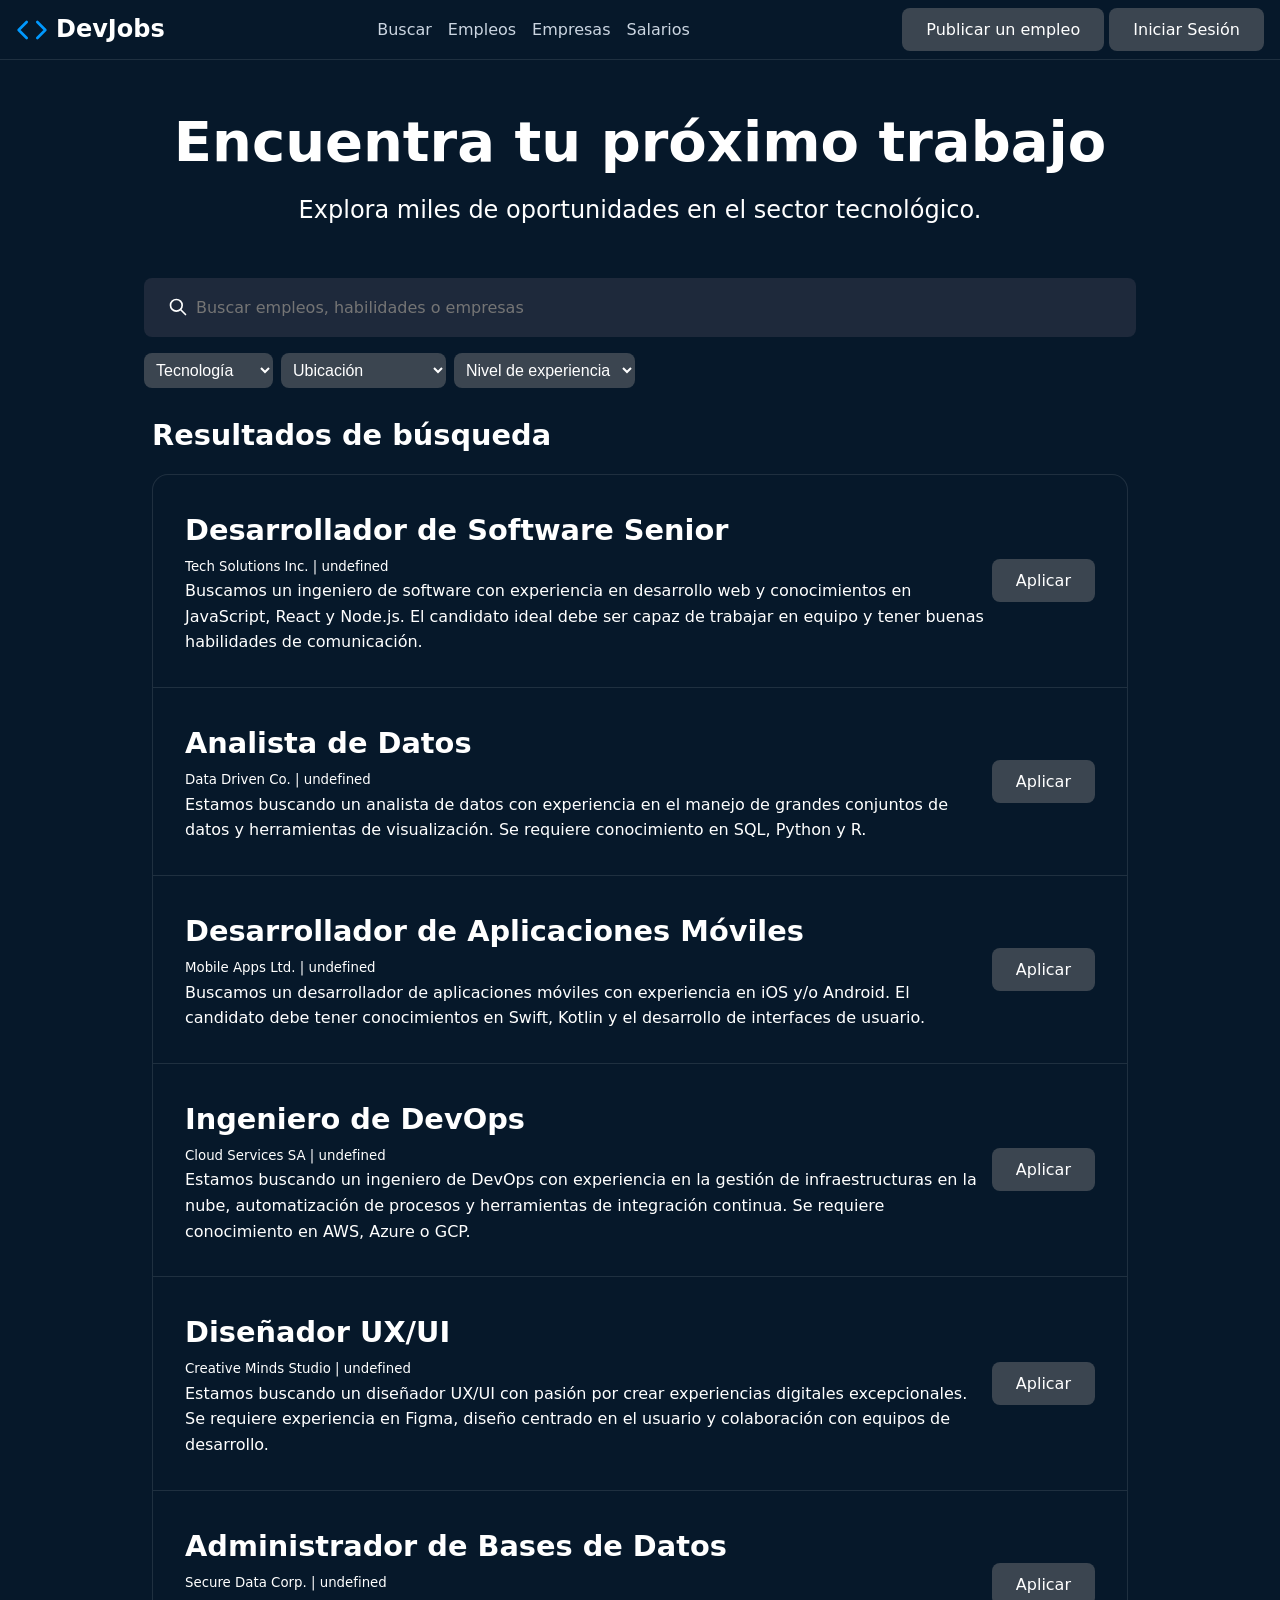
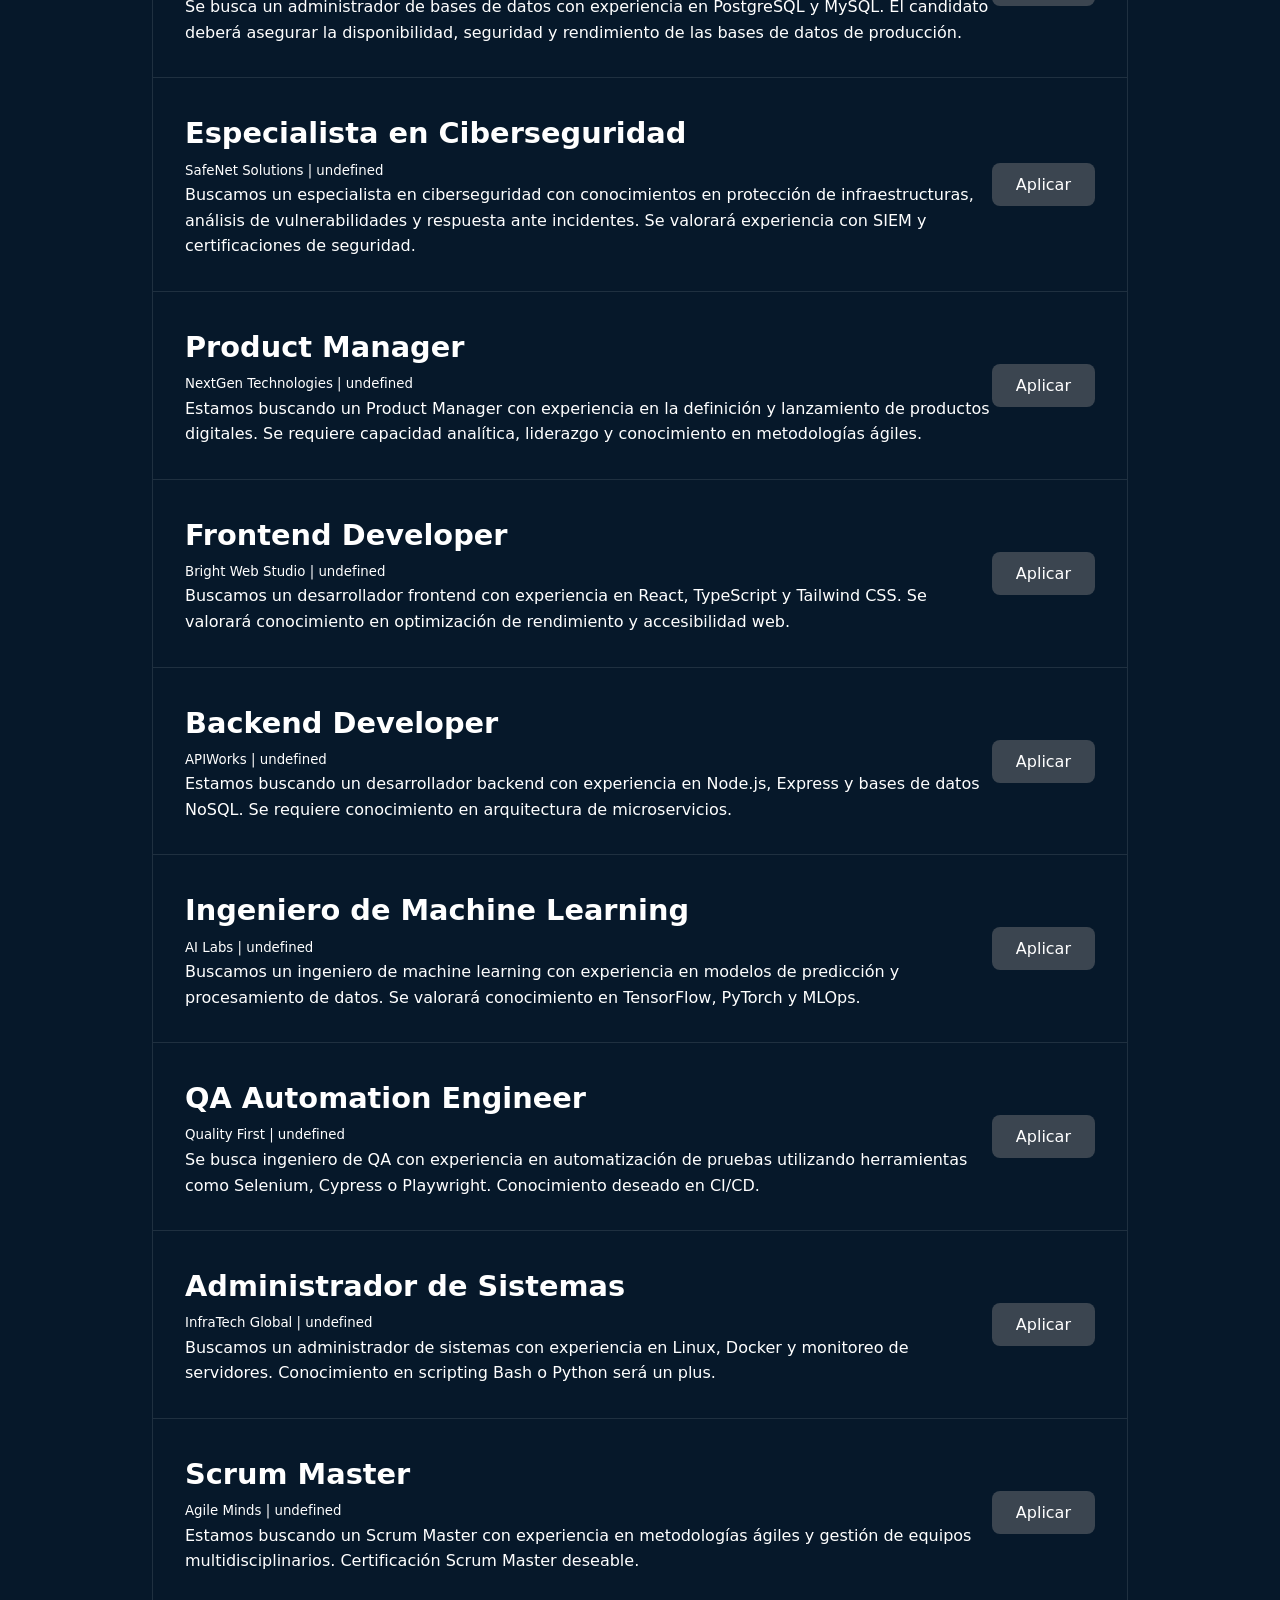
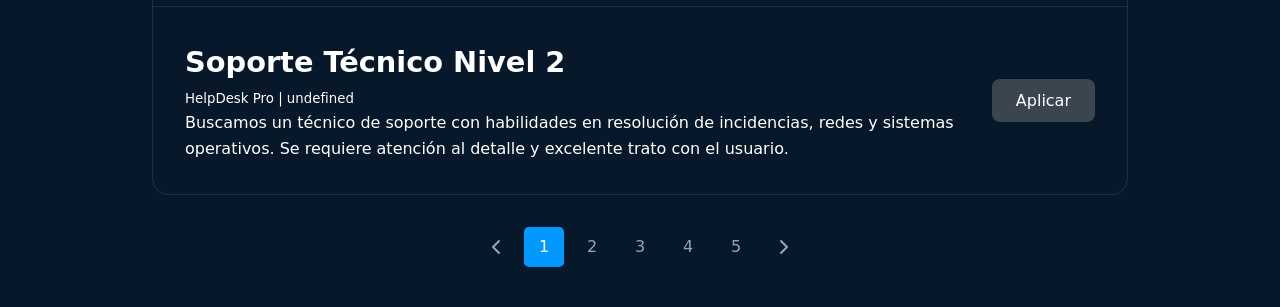
<file: empleos/empleos.html>
<!DOCTYPE html>
<html lang="es">
<head>
    <meta charset="UTF-8">
    <meta name="viewport" content="width=device-width, initial-scale=1.0">
    <link rel="stylesheet" href="./empleos.css">
    <script src="./empleos.js" defer></script>
    <link rel="icon" href="">
    <title>Dev Jobs - Empleos</title>
</head>
<body>
    <header>
        <h1>
            <svg fill="none" stroke="currentColor" stroke-linecap="round" stroke-linejoin="round" stroke-width="2"
                viewBox="0 0 24 24" xmlns="http://www.w3.org/2000/svg">
                <polyline points="16 18 22 12 16 6"></polyline>
                <polyline points="8 6 2 12 8 18"></polyline>
            </svg>
            DevJobs
        </h1>
        <nav>
                <a href="">Buscar</a>
                <a href="./empleos/empleos.html">Empleos</a>
                <a href="">Empresas</a>
                <a href="">Salarios</a>
        </nav>
        <div>
            <button>
                Publicar un empleo
            </button>
            <button>
                Iniciar Sesión
            </button>
        </div>
    </header>
    <main>
        <section>
            <h1>Encuentra tu próximo trabajo</h1>
            <p>Explora miles de oportunidades en el sector tecnológico.</p>
                <div class="formSearch">
                <form role="search">
                    <svg xmlns="http://www.w3.org/2000/svg" width="20" height="20" viewBox="0 0 24 24" fill="none" stroke="currentColor" stroke-width="2" stroke-linecap="round" stroke-linejoin="round" class="icon icon-tabler icons-tabler-outline icon-tabler-search"><path stroke="none" d="M0 0h24v24H0z" fill="none"/><path d="M3 10a7 7 0 1 0 14 0a7 7 0 1 0 -14 0" /><path d="M21 21l-6 -6" /></svg>
                    <input required type="text" placeholder="Buscar empleos, habilidades o empresas">
                </div>
                <div class="search-filters">
                    <select name="technology" id="filter-technology">
                    <option value="">Tecnología</option>
                        <optgroup label="Tecnologías populares">
                <option value="javascript">JavaScript</option>
                <option value="python">Python</option>
                <option value="react">React</option>
                <option value="nodejs">Node.js</option>
                        </optgroup>
                    <option value="java">Java</option>
            <option value="csharp">C#</option>
            <option value="c">C</option>
            <option value="c++">C++</option>
            <option value="ruby">Ruby</option>
            <option value="php">PHP</option>
            </select>
            <select name="location" id="filter-location">
            <option value="">Ubicación</option>
            <option value="remoto">Remoto</option>
            <option value="cdmx">Ciudad de México</option>
            <option value="guadalajara">Guadalajara</option>
            <option value="monterrey">Monterrey</option>
            <option value="barcelona">Barcelona</option>
            </select>

            <select name="experience-level" id="filter-experience-level">
            <option value="">Nivel de experiencia</option>
            <option value="junior">Junior</option>
            <option value="mid">Mid-level</option>
            <option value="senior">Senior</option>
            <option value="lead">Lead</option>
            </select>
        </div>
        </form>
        <span id="filter-selected-value"></span>
        </section>
        <section class="tarjetasResultado">
          <h3>Resultados de búsqueda</h3>
          <div class="job-listing">  
            <!-- <article data-modalidad="remoto" data-experiencia="mid" data-tech="js" class="article-job">
                <div>
                    <h4>Ingeniero de software</h4>
                    <p>Tech Solutions INC Remoto</p>
                    <p>Buscamos un ingeniero de software con experiencia en desarrollo web y conocimientos en JavaScript, React, Node.js. El candidato ideal debe ser capaz de trabajar en equipo y tener buenas habilidades de comunicación.</p>
                </div>
            <button class="button-apply-job">Aplicar</button>
            </article>
            <article data-modalidad="cdmx" data-experiencia="junior" data-tech="python" class="article-job">
                <div>
                <h4>Analista de Datos</h4>
                <p>Data Driven Co. Ciudad de México</p>
                <p>Estamos buscando un analista de datos con experiencia en el manejo de grandes conjuntos de datos y herramientas de visualización. Se requiere conocimiento en SQL, Python y R.</p>
            </div>
            <button class="button-apply-job">Aplicar</button>
            </article>
            <article data-modalidad="guadalajara" data-experiencia="senior" data-tech="react" class="article-job">
                <div>
                <h4>Desarrollador de aplicaciones moviles</h4>
                <p>Mobile Apps Ltd. Guadalajara</p>
                <p>Buscamos un Desarrollador de aplicaciones moviles con experiencia en iOS y/o Android. El candidato debe tener conocimientos en Swift, Kotlin y el desarrollo de interfaces de usuario.</p>
            </div>
            <button class="button-apply-job">Aplicar</button>
            </article>
            <article data-modalidad="remoto" data-experiencia="lead" data-tech="php" class="article-job">
                <div>
                <h4>Ingeniero DevOps</h4>
                <p>Cloud Service SA Remoto</p>
                <p>Estamos buscando un ingeniero de DevOps con experiencia en la gestión de infraestructura en la nube, automatización de procesos y herramientas de integración continua. Se requiere conocimiento en AWS, Azure o GCP.</p>
            </div>
            <button class="button-apply-job">Aplicar</button>
            </article> -->
            </div>
            <nav class="paginacion">
                <a href=""><svg xmlns="http://www.w3.org/2000/svg" width="24" height="24" viewBox="0 0 24 24" fill="none" stroke="currentColor" stroke-width="2" stroke-linecap="round" stroke-linejoin="round" class="icon icon-tabler icons-tabler-outline icon-tabler-chevron-left"><path stroke="none" d="M0 0h24v24H0z" fill="none"/><path d="M15 6l-6 6l6 6" /></svg></a>
                <a class="is-active" href="">1</a>
                <a href="">2</a>
                <a href="">3</a>
                <a href="">4</a>
                <a href="">5</a>
                <a href=""><svg xmlns="http://www.w3.org/2000/svg" width="24" height="24" viewBox="0 0 24 24" fill="none" stroke="currentColor" stroke-width="2" stroke-linecap="round" stroke-linejoin="round" class="icon icon-tabler icons-tabler-outline icon-tabler-chevron-right"><path stroke="none" d="M0 0h24v24H0z" fill="none"/><path d="M9 6l6 6l-6 6" /></svg></a>
            </nav>
        </section>
    </main>
</body>
</file>
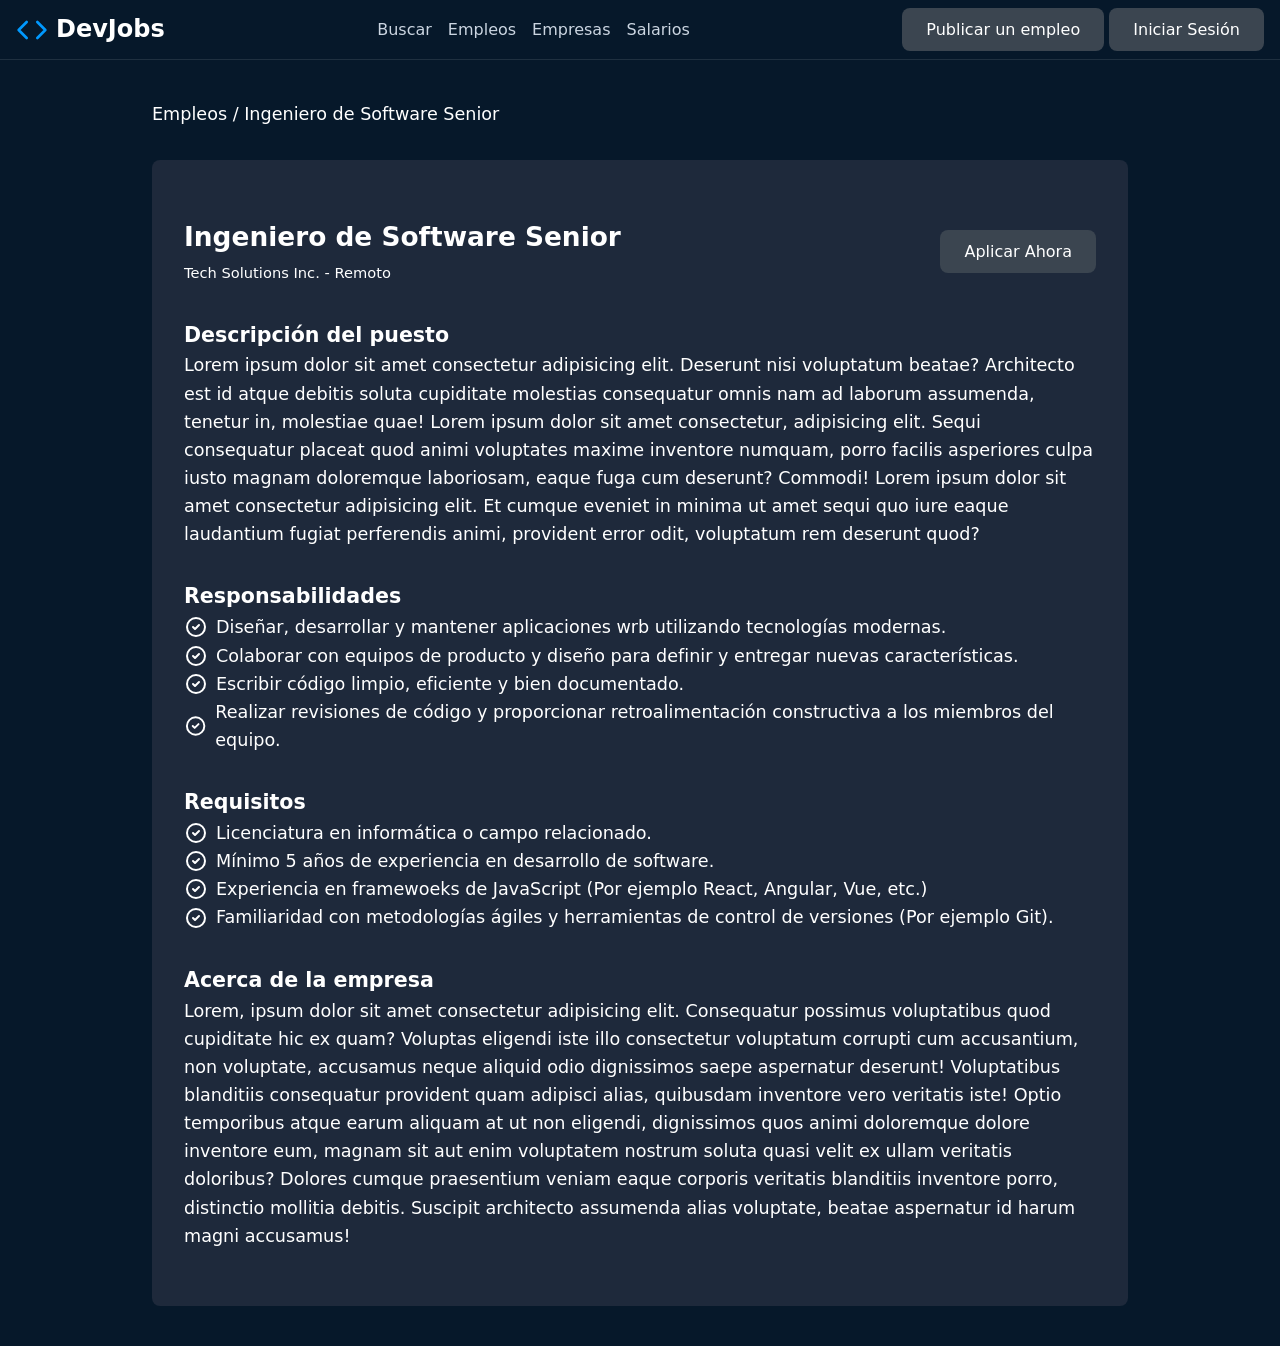
<file: ing software/ingsoftware.html>
<!DOCTYPE html>
<html lang="es">
<head>
    <meta charset="UTF-8">
    <meta name="viewport" content="width=device-width, initial-scale=1.0">
    <link rel="stylesheet" href="./ingsoftware.css">
    <script src="./ingsoftware.js" defer></script>
    <link rel="icon" href="">
    <title>Dev Jobs - Empleos</title>
</head>
<body>
    <header>
        <h1>
            <svg fill="none" stroke="currentColor" stroke-linecap="round" stroke-linejoin="round" stroke-width="2"
                viewBox="0 0 24 24" xmlns="http://www.w3.org/2000/svg">
                <polyline points="16 18 22 12 16 6"></polyline>
                <polyline points="8 6 2 12 8 18"></polyline>
            </svg>
            DevJobs
        </h1>
        <nav>
                <a href="">Buscar</a>
                <a href="./empleos/empleos.html">Empleos</a>
                <a href="">Empresas</a>
                <a href="">Salarios</a>
        </nav>
        <div>
            <button>
                Publicar un empleo
            </button>
            <button>
                Iniciar Sesión
            </button>
        </div>
    </header>
    <main>
        <p>Empleos / Ingeniero de Software Senior</p>
        <section>
            <article class="job-title">
                <div>
                    <h2>Ingeniero de Software Senior</h2>
                    <small>Tech Solutions Inc. - Remoto</small>
                </div>
                <div>
                    <button class="button-apply-job">Aplicar Ahora</button>
                </div>
            </article>
            <article>
                <h3>Descripción del puesto</h3>
                <p>Lorem ipsum dolor sit amet consectetur adipisicing elit. Deserunt nisi voluptatum beatae? Architecto est id atque debitis soluta cupiditate molestias consequatur omnis nam ad laborum assumenda, tenetur in, molestiae quae! Lorem ipsum dolor sit amet consectetur, adipisicing elit. Sequi consequatur placeat quod animi voluptates maxime inventore numquam, porro facilis asperiores culpa iusto magnam doloremque laboriosam, eaque fuga cum deserunt? Commodi! Lorem ipsum dolor sit amet consectetur adipisicing elit. Et cumque eveniet in minima ut amet sequi quo iure eaque laudantium fugiat perferendis animi, provident error odit, voluptatum rem deserunt quod?</p>
            </article>
            <article class="job-row">
                <h3>Responsabilidades</h3>
                <div>
                    <svg xmlns="http://www.w3.org/2000/svg" width="24" height="24" viewBox="0 0 24 24" fill="none" stroke="currentColor" stroke-width="2" stroke-linecap="round" stroke-linejoin="round" class="icon icon-tabler icons-tabler-outline icon-tabler-circle-check"><path stroke="none" d="M0 0h24v24H0z" fill="none"/><path d="M3 12a9 9 0 1 0 18 0a9 9 0 1 0 -18 0" /><path d="M9 12l2 2l4 -4" /></svg>
                    <p>Diseñar, desarrollar y mantener aplicaciones wrb utilizando tecnologías modernas.</p>
                </div>
                <div>
                    <svg xmlns="http://www.w3.org/2000/svg" width="24" height="24" viewBox="0 0 24 24" fill="none" stroke="currentColor" stroke-width="2" stroke-linecap="round" stroke-linejoin="round" class="icon icon-tabler icons-tabler-outline icon-tabler-circle-check"><path stroke="none" d="M0 0h24v24H0z" fill="none"/><path d="M3 12a9 9 0 1 0 18 0a9 9 0 1 0 -18 0" /><path d="M9 12l2 2l4 -4" /></svg>
                    <p>Colaborar con equipos de producto y diseño   para definir y entregar nuevas características.</p>
                </div>
                <div>
                    <svg xmlns="http://www.w3.org/2000/svg" width="24" height="24" viewBox="0 0 24 24" fill="none" stroke="currentColor" stroke-width="2" stroke-linecap="round" stroke-linejoin="round" class="icon icon-tabler icons-tabler-outline icon-tabler-circle-check"><path stroke="none" d="M0 0h24v24H0z" fill="none"/><path d="M3 12a9 9 0 1 0 18 0a9 9 0 1 0 -18 0" /><path d="M9 12l2 2l4 -4" /></svg>
                    <p>Escribir código limpio, eficiente y bien documentado.</p>
                </div>
                <div>
                    <svg xmlns="http://www.w3.org/2000/svg" width="24" height="24" viewBox="0 0 24 24" fill="none" stroke="currentColor" stroke-width="2" stroke-linecap="round" stroke-linejoin="round" class="icon icon-tabler icons-tabler-outline icon-tabler-circle-check"><path stroke="none" d="M0 0h24v24H0z" fill="none"/><path d="M3 12a9 9 0 1 0 18 0a9 9 0 1 0 -18 0" /><path d="M9 12l2 2l4 -4" /></svg>
                    <p>Realizar revisiones de código y proporcionar retroalimentación constructiva a los miembros del equipo.</p>
                </div>
            </article>
            <article class="job-row">
                <h3>Requisitos</h3>
                <div>
                    <svg xmlns="http://www.w3.org/2000/svg" width="24" height="24" viewBox="0 0 24 24" fill="none" stroke="currentColor" stroke-width="2" stroke-linecap="round" stroke-linejoin="round" class="icon icon-tabler icons-tabler-outline icon-tabler-circle-check"><path stroke="none" d="M0 0h24v24H0z" fill="none"/><path d="M3 12a9 9 0 1 0 18 0a9 9 0 1 0 -18 0" /><path d="M9 12l2 2l4 -4" /></svg>
                    <p>Licenciatura en informática o campo relacionado.</p>
                </div>
                <div>
                    <svg xmlns="http://www.w3.org/2000/svg" width="24" height="24" viewBox="0 0 24 24" fill="none" stroke="currentColor" stroke-width="2" stroke-linecap="round" stroke-linejoin="round" class="icon icon-tabler icons-tabler-outline icon-tabler-circle-check"><path stroke="none" d="M0 0h24v24H0z" fill="none"/><path d="M3 12a9 9 0 1 0 18 0a9 9 0 1 0 -18 0" /><path d="M9 12l2 2l4 -4" /></svg>
                    <p>Mínimo 5 años de experiencia en desarrollo de software.</p>
                </div>
                <div>
                    <svg xmlns="http://www.w3.org/2000/svg" width="24" height="24" viewBox="0 0 24 24" fill="none" stroke="currentColor" stroke-width="2" stroke-linecap="round" stroke-linejoin="round" class="icon icon-tabler icons-tabler-outline icon-tabler-circle-check"><path stroke="none" d="M0 0h24v24H0z" fill="none"/><path d="M3 12a9 9 0 1 0 18 0a9 9 0 1 0 -18 0" /><path d="M9 12l2 2l4 -4" /></svg>
                    <p>Experiencia en framewoeks de JavaScript (Por ejemplo React, Angular, Vue, etc.)</p>
                </div>
                <div>
                    <svg xmlns="http://www.w3.org/2000/svg" width="24" height="24" viewBox="0 0 24 24" fill="none" stroke="currentColor" stroke-width="2" stroke-linecap="round" stroke-linejoin="round" class="icon icon-tabler icons-tabler-outline icon-tabler-circle-check"><path stroke="none" d="M0 0h24v24H0z" fill="none"/><path d="M3 12a9 9 0 1 0 18 0a9 9 0 1 0 -18 0" /><path d="M9 12l2 2l4 -4" /></svg>
                    <p>Familiaridad con metodologías ágiles y herramientas de control de versiones (Por ejemplo Git).   </p>
                </div>
            </article>
            <article>
                <h3>Acerca de la empresa</h3>
                <p>Lorem, ipsum dolor sit amet consectetur adipisicing elit. Consequatur possimus voluptatibus quod cupiditate hic ex quam? Voluptas eligendi iste illo consectetur voluptatum corrupti cum accusantium, non voluptate, accusamus neque aliquid odio dignissimos saepe aspernatur deserunt! Voluptatibus blanditiis consequatur provident quam adipisci alias, quibusdam inventore vero veritatis iste! Optio temporibus atque earum aliquam at ut non eligendi, dignissimos quos animi doloremque dolore inventore eum, magnam sit aut enim voluptatem nostrum soluta quasi velit ex ullam veritatis doloribus? Dolores cumque praesentium veniam eaque corporis veritatis blanditiis inventore porro, distinctio mollitia debitis. Suscipit architecto assumenda alias voluptate, beatae aspernatur id harum magni accusamus!</p>
            </article>
        </section>
    </main>
    <footer></footer>
</body>
</file>
<file: empleos/empleos.css>
* {
    margin: 0;
    padding: 0;
    box-sizing: border-box;
}

:root {
    --primary: #3b4550;
    --primary-dark: #0a3d66;
    --primary-hover: #0d5ba8;
    --primary-light: #09f;
    --background: #06182a;
    --text-primary: #ffffff;
    --text-secondary: #cbd5e1;
    --text-muted: #94a3b8;
    --border: rgba(255, 255, 255, 0.1);
    --card-bg: #1e293b;
    --shadow: rgba(0, 0, 0, 0.3);
    --input-bg: #1e293b;
    --hsla-example: hsla(210, 100%, 56%, 1);
}

@font-face {
    font-family: 'Inter Variable';
    font-style: normal;
    font-display: swap;
    font-weight: 100 900;
    src: url(https://cdn.jsdelivr.net/fontsource/fonts/inter:vf@latest/latin-wght-normal.woff2) format('woff2-variations');
    unicode-range: U+0000-00FF,U+0131,U+0152-0153,U+02BB-02BC,U+02C6,U+02DA,U+02DC,U+0304,U+0308,U+0329,U+2000-206F,U+20AC,U+2122,U+2191,U+2193,U+2212,U+2215,U+FEFF,U+FFFD;
}

body {
    font-family: system-ui;
    background-color: var(--background);
    color: var(--text-primary);
    min-height: 100vh;
    display: flex;
    flex-direction: column;
    line-height: 1.6;
}

/* Títulos principales */
h1 {
    font-size: 1.5rem;
    line-height: 1.2;
    text-wrap: balance;
    display: flex;
    align-items: center;
    gap: 0.5rem;

    svg {
    width: 2rem;
    height: 2rem;
    color: var(--primary-light);
    }
}

h1 + p {
    text-wrap: balance;
    margin-bottom: 2rem;
}

/* Header */
header {
    border-bottom: 1px solid var(--border);
    background: var(--background);
    padding: .5rem 1rem;
    display: flex;
    align-items: center;
    justify-content: space-between;
    gap: 2rem;

    h2 {
    font-size: 1.25rem;
    font-weight: 700;
    color: var(--text-primary);
    }
}

/* Navegación del header a otras páginas */
nav {
    align-items: center;
    gap: 1rem;
    display: flex;

    a {
    text-decoration: none;
    color: var(--text-secondary);
    transition: color 0.2s;
    font-weight: 500;

    &:hover, &:focus {
        color: var(--primary);
        outline: none;
    }
    }
}

/* Botones del Header */
header div a {
    padding: 0.5rem 1rem;
    border-radius: 0.5rem;
    background-color: #334155;
    color: var(--text-primary);
    display: inline-block;
    font-size: 0.875rem;
    font-weight: 700;
    text-decoration: none;
  /* TODO */
}

button {
    padding: 0.75rem 1.5rem;
    border-radius: 0.5rem;
    background-color: var(--primary);
    color: white;
    font-weight: 400;
    border: none;
    cursor: pointer;
    transition: all 0.2s;
    font-family: inherit;
    font-size: 1rem;
    white-space: nowrap;

        &:hover, /* pseudo-clase que significa que el ratón está encima */
        &:focus { /* pseudo-clase que significa que el elemento tiene el foco */
    background-color: var(--primary-hover);
    outline: 2px solid white;
    outline-offset: 2px;
    }

    &:active { 
    transform: scale(0.90)
    }

    &:disabled {
    opacity: .5;
    pointer-events: none;
    } 
}

main > section:nth-child(1){
    display: flex;
    flex-direction: column;
    align-items: center;
    margin-top: 3rem;
    gap: 1rem;
    h1{ 
        font-size: 3.5rem;
        font-weight: 600;
    }
    p{
        font-size: 1.5rem;
        font-weight: 200;
    }
}



form {
    max-width: 62rem;
    display: flex;
    align-items: center;
    width: 100%;
    margin: 0 auto;
    padding-inline: 1rem;
    background-color: var(--input-bg);
}

.formSearch {
    display: flex;
    align-items: center;
    background-color: var(--input-bg);
    max-width: 62rem;
    width: 100%;
    border-radius: 0.5rem;
    padding: 0.5rem;
    gap: 0.5rem;
}

form input[type="text"] {
    flex: 1;
    background: var(--input-bg);
    border: var(--text-muted);
    outline: none;
    padding: 0.75rem 0.5rem;
    font-size: 1rem;
    font-family: inherit; 
}

.search-filters{
    display: flex;
    max-width: 62rem;
    width: 100%;
    align-self: center;
    gap: .5rem;

    select{
        background-color: var(--primary);
        color: var(--text-primary);
        padding: .5rem;
        border-radius: .5rem;
        border: none;
        font-size: 1rem;
    }
}

main > section:nth-child(2){
    max-width: 62rem;
    width: 100%;
    display: flex;
    flex-direction: column;
    margin: 0 auto;
    padding: .5rem;

    h3{
        font-size: 1.8rem;
    }
}

article{
    padding: 1rem;
    border: 1px solid var(--border);
    display: flex;
    flex-direction: row;
    padding: 2rem;
    align-items: center;
    border-bottom: none;
}

.tarjetasResultado > article{
    border-bottom: none;

    button{
        height: 3rem;
    }

    div{
        display: flex;
        flex-direction: column;
        gap: .5rem;
    }
}

.job-listing > article:first-of-type{
        margin-top: 1rem;
        border-radius: 1rem 1rem 0 0;
}

.job-listing > article:last-of-type{
    border: 1px solid var(--border);
    border-radius: 0 0 1rem 1rem;
}

.is-applied{
    background-color: var(--text-muted);
    pointer-events: none;
}

.paginacion{
    display: flex;
    justify-content: center;
    gap: .5rem;
    margin-block: 2rem;

    a {
        display: flex;
        align-items: center;
        justify-content: center;
        width: 2.5rem;
        height: 2.5rem;
        text-decoration: none;
        color: var(--text-muted);
        border-radius: .3rem;
        transition: all .3s;

        &:hover {
            background-color: var(--text-primary);
        }

        &.is-active{
            background-color: var(--primary-light);
            color: var(--text-primary);
            pointer-events: none;
        }
    }
}
</file>
<file: ing software/ingsoftware.css>
* {
    margin: 0;
    padding: 0;
    box-sizing: border-box;
}

:root {
    --primary: #3b4550;
    --primary-dark: #0a3d66;
    --primary-hover: #0d5ba8;
    --primary-light: #09f;
    --background: #06182a;
    --text-primary: #ffffff;
    --text-secondary: #cbd5e1;
    --text-muted: #94a3b8;
    --border: rgba(255, 255, 255, 0.1);
    --card-bg: #1e293b;
    --shadow: rgba(0, 0, 0, 0.3);
    --input-bg: #1e293b;
    --hsla-example: hsla(210, 100%, 56%, 1);
}

@font-face {
    font-family: 'Inter Variable';
    font-style: normal;
    font-display: swap;
    font-weight: 100 900;
    src: url(https://cdn.jsdelivr.net/fontsource/fonts/inter:vf@latest/latin-wght-normal.woff2) format('woff2-variations');
    unicode-range: U+0000-00FF,U+0131,U+0152-0153,U+02BB-02BC,U+02C6,U+02DA,U+02DC,U+0304,U+0308,U+0329,U+2000-206F,U+20AC,U+2122,U+2191,U+2193,U+2212,U+2215,U+FEFF,U+FFFD;
}

body {
    font-family: system-ui;
    background-color: var(--background);
    color: var(--text-primary);
    min-height: 100vh;
    display: flex;
    flex-direction: column;
    line-height: 1.6;
}

/* Títulos principales */
h1 {
    font-size: 1.5rem;
    line-height: 1.2;
    text-wrap: balance;
    display: flex;
    align-items: center;
    gap: 0.5rem;

    svg {
    width: 2rem;
    height: 2rem;
    color: var(--primary-light);
    }
}

h1 + p {
    text-wrap: balance;
    margin-bottom: 2rem;
}

/* Header */ 
header {
    border-bottom: 1px solid var(--border);
    background: var(--background);
    padding: .5rem 1rem;
    display: flex;
    align-items: center;
    justify-content: space-between;
    gap: 2rem;

    h2 {
    font-size: 1.25rem;
    font-weight: 700;
    color: var(--text-primary);
    }
}

/* Navegación del header a otras páginas */
nav {
    align-items: center;
    gap: 1rem;
    display: flex;

    a {
    text-decoration: none;
    color: var(--text-secondary);
    transition: color 0.2s;
    font-weight: 500;

    &:hover, &:focus {
        color: var(--primary);
        outline: none;
    }
    }
}

/* Botones del Header */
header div a {
    padding: 0.5rem 1rem;
    border-radius: 0.5rem;
    background-color: #334155;
    color: var(--text-primary);
    display: inline-block;
    font-size: 0.875rem;
    font-weight: 700;
    text-decoration: none;
  /* TODO */
}

button {
    padding: 0.75rem 1.5rem;
    border-radius: 0.5rem;
    background-color: var(--primary);
    color: white;
    font-weight: 400;
    border: none;
    cursor: pointer;
    transition: all 0.2s;
    font-family: inherit;
    font-size: 1rem;
    white-space: nowrap;

        &:hover, /* pseudo-clase que significa que el ratón está encima */
        &:focus { /* pseudo-clase que significa que el elemento tiene el foco */
    background-color: var(--primary-hover);
    outline: 2px solid white;
    outline-offset: 2px;
    }

    &:active { 
    transform: scale(0.90)
    }

    &:disabled {
    opacity: .5;
    pointer-events: none;
    } 
}

.is-applied{
    pointer-events: none;
    background-color: var(--text-muted);
}

main{
    max-width: 62rem;
    width: 100%;
    display: flex;
    flex-direction: column;
    margin: 0 auto;
    padding: .5rem;
    margin-block: 2rem;
    row-gap: 2rem;
    font-size: 1.1rem;

}

section{
    background-color: var(--card-bg);
    gap: 1rem;
    padding: 2rem;
    border-radius: .5rem;
}

.job-title{
    display: flex;
    flex-direction: row;
    justify-content: space-between;
    align-items: center;
    background-color: var(--card-bg);
    border-bottom: none;
}

article{
    margin-block: 1rem;
    padding-block: .5rem;
}

.job-row{
    div{
        display: flex;
        flex-direction: row;
        align-items: center;
        gap: .5rem;
    }
   
}
</file>
